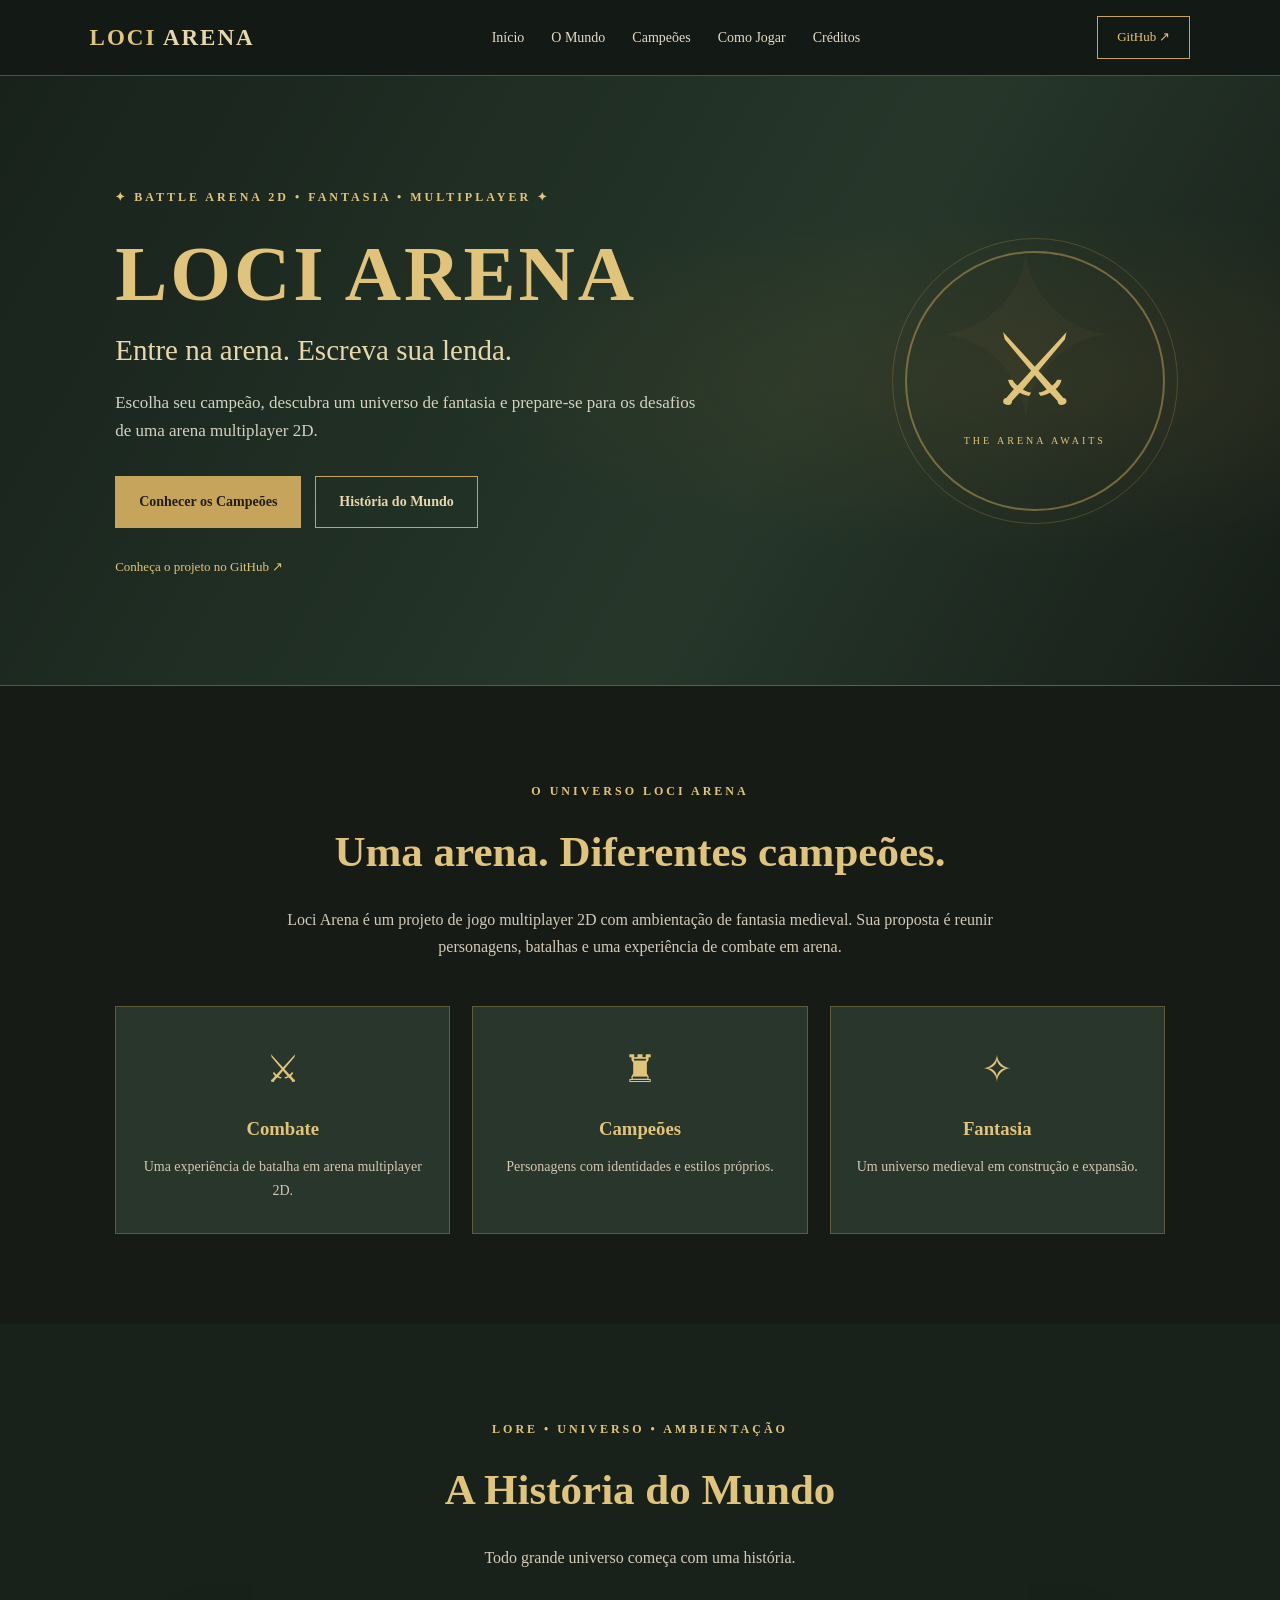
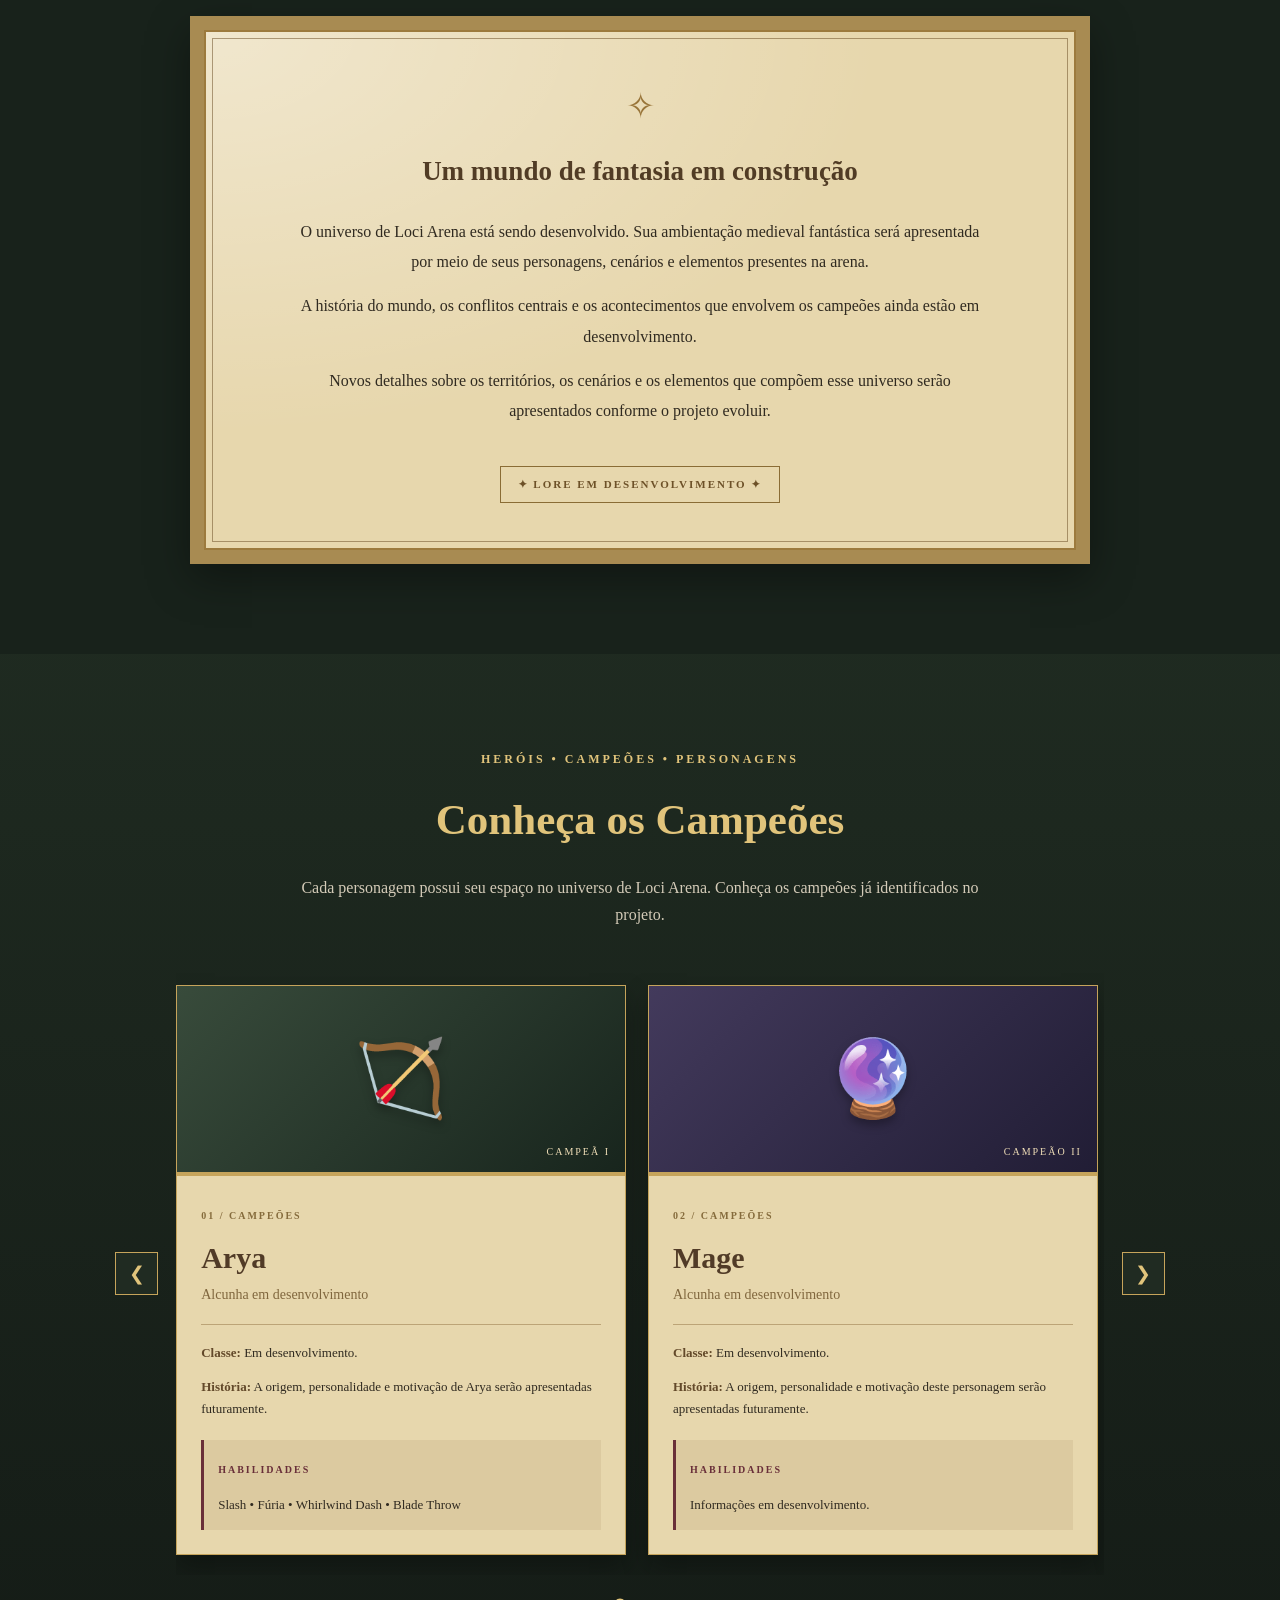
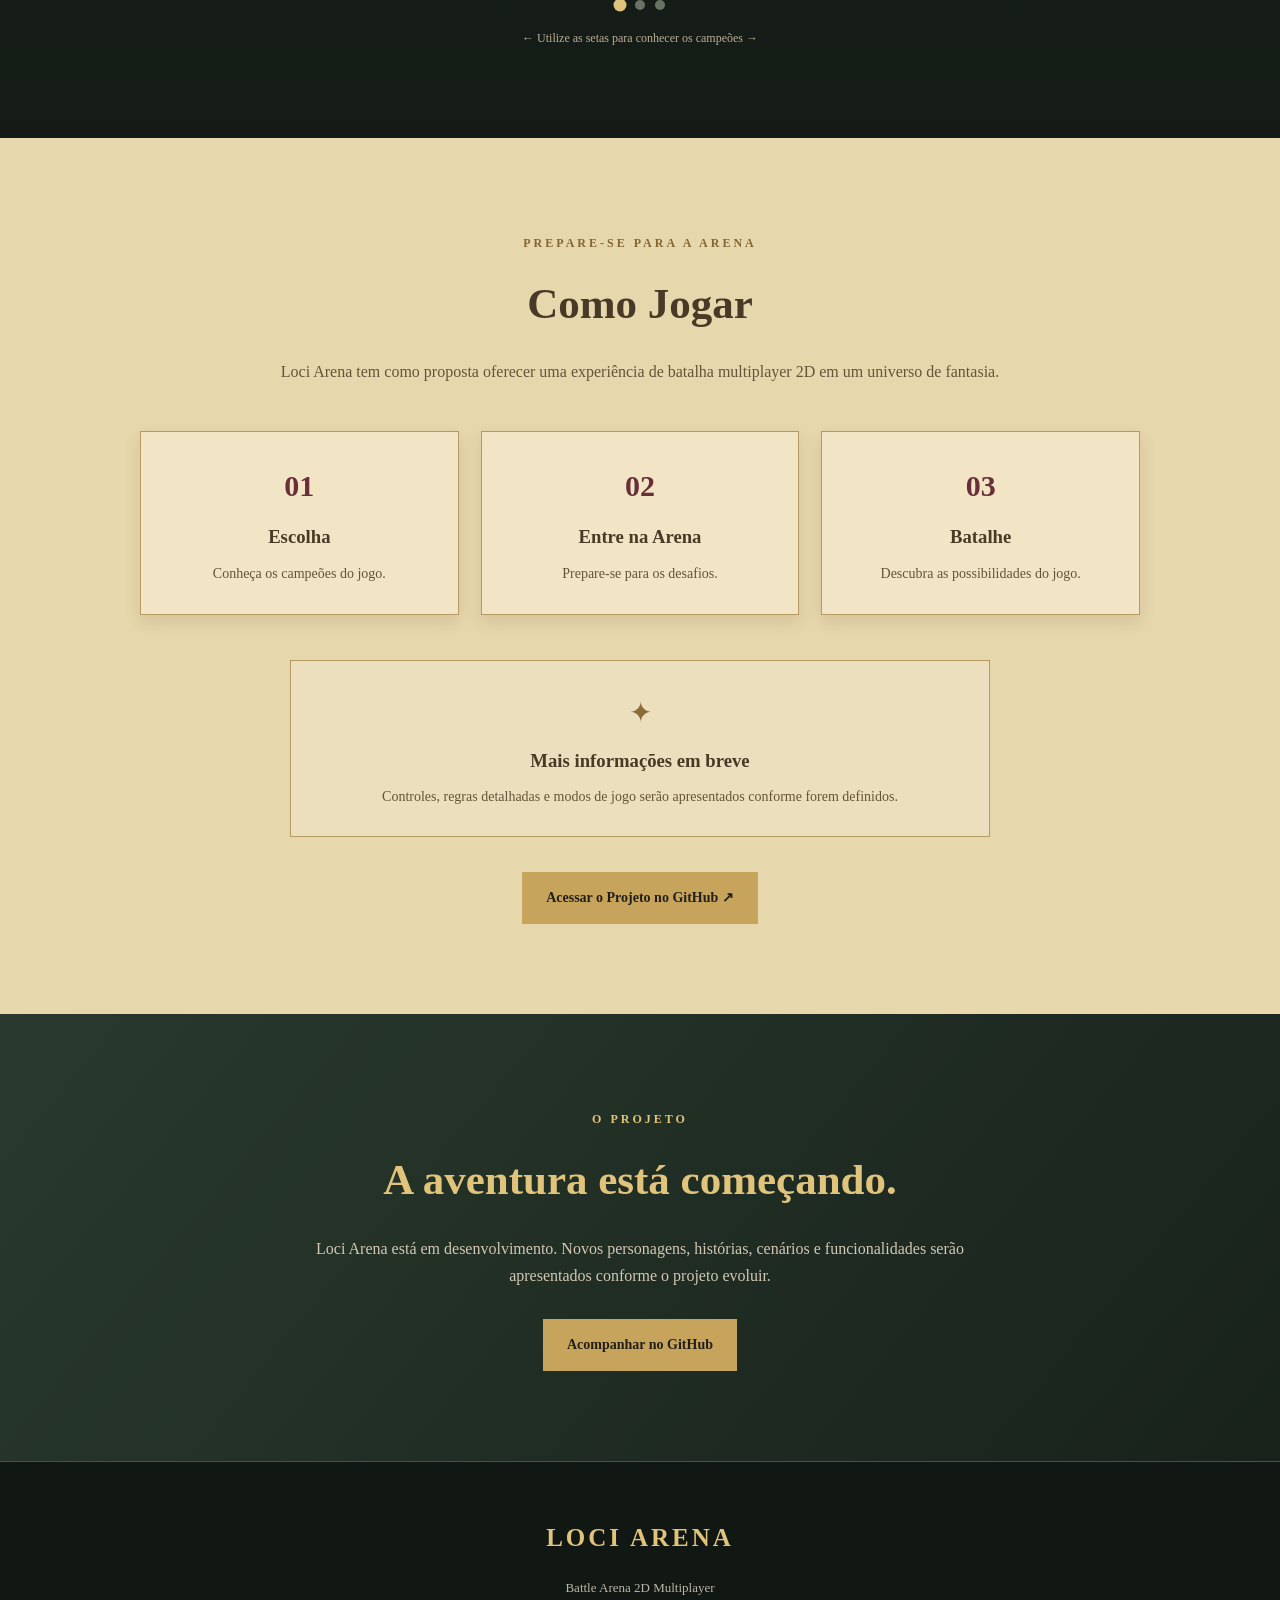
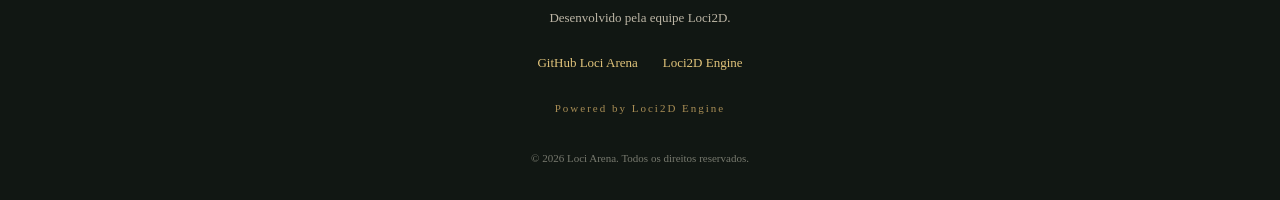
<file: index.html>
<!DOCTYPE html>
<html lang="pt-BR">

<head>
    <meta charset="UTF-8">
    <meta name="viewport" content="width=device-width, initial-scale=1.0">
    <meta name="description" content="Loci Arena — Battle Arena 2D Multiplayer em um universo de fantasia medieval.">

    <title>Loci Arena | Entre na Arena</title>

    <link rel="stylesheet" href="style.css">
</head>

<body>

    <!-- NAVBAR -->
    <header class="navbar">

        <a href="#inicio" class="logo">LOCI <span>ARENA</span></a>

        <nav>
            <a href="#inicio">Início</a>
            <a href="#mundo">O Mundo</a>
            <a href="#personagens">Campeões</a>
            <a href="#como-jogar">Como Jogar</a>
            <a href="#creditos">Créditos</a>
        </nav>

        <a href="https://github.com/Loci2D/loci-arena"
           class="github-button" target="_blank" rel="noopener noreferrer">
            GitHub ↗
        </a>

    </header>


    <main>

        <!-- HERO -->
        <section class="hero" id="inicio">

            <div class="hero-content">

                <span class="hero-tag">
                    ✦ BATTLE ARENA 2D • FANTASIA • MULTIPLAYER ✦
                </span>

                <h1>
                    LOCI ARENA
                    <span>Entre na arena. Escreva sua lenda.</span>
                </h1>

                <p>
                    Escolha seu campeão, descubra um universo de fantasia
                    e prepare-se para os desafios de uma arena multiplayer 2D.
                </p>

                <div class="hero-buttons">

                    <a href="#personagens" class="primary-button">
                        Conhecer os Campeões
                    </a>

                    <a href="#mundo" class="secondary-button">
                        História do Mundo
                    </a>

                </div>

                <a class="github-link"
                   href="https://github.com/Loci2D/loci-arena"
                   target="_blank" rel="noopener noreferrer">
                    Conheça o projeto no GitHub ↗
                </a>

            </div>

            <div class="hero-decoration">
                <div class="hero-emblem">⚔</div>
                <span>THE ARENA AWAITS</span>
            </div>

        </section>


        <!-- APRESENTAÇÃO -->
        <section class="intro section" id="sobre">

            <span class="section-tag">O UNIVERSO LOCI ARENA</span>

            <h2>Uma arena. Diferentes campeões.</h2>

            <p class="section-description">
                Loci Arena é um projeto de jogo multiplayer 2D com
                ambientação de fantasia medieval. Sua proposta é reunir
                personagens, batalhas e uma experiência de combate em arena.
            </p>

            <div class="feature-grid">

                <article class="feature-card">
                    <span class="feature-icon">⚔</span>
                    <h3>Combate</h3>
                    <p>Uma experiência de batalha em arena multiplayer 2D.</p>
                </article>

                <article class="feature-card">
                    <span class="feature-icon">♜</span>
                    <h3>Campeões</h3>
                    <p>Personagens com identidades e estilos próprios.</p>
                </article>

                <article class="feature-card">
                    <span class="feature-icon">✧</span>
                    <h3>Fantasia</h3>
                    <p>Um universo medieval em construção e expansão.</p>
                </article>

            </div>

        </section>


        <!-- HISTÓRIA DO MUNDO -->
        <section class="world-section section" id="mundo">

            <span class="section-tag">LORE • UNIVERSO • AMBIENTAÇÃO</span>

            <h2>A História do Mundo</h2>

            <p class="section-description">
                Todo grande universo começa com uma história.
            </p>

            <div class="parchment-panel">

                <div class="parchment-inner">

                    <span class="parchment-symbol">✧</span>

                    <h3>Um mundo de fantasia em construção</h3>

                    <p>
                        O universo de Loci Arena está sendo desenvolvido.
                        Sua ambientação medieval fantástica será apresentada
                        por meio de seus personagens, cenários e elementos
                        presentes na arena.
                    </p>

                    <p>
                        A história do mundo, os conflitos centrais e os
                        acontecimentos que envolvem os campeões ainda
                        estão em desenvolvimento.
                    </p>

                    <p>
                        Novos detalhes sobre os territórios, os cenários
                        e os elementos que compõem esse universo serão
                        apresentados conforme o projeto evoluir.
                    </p>

                    <span class="development-label">
                        ✦ LORE EM DESENVOLVIMENTO ✦
                    </span>

                </div>

            </div>

        </section>


        <!-- PERSONAGENS -->
        <section class="characters-section section" id="personagens">

            <span class="section-tag">HERÓIS • CAMPEÕES • PERSONAGENS</span>

            <h2>Conheça os Campeões</h2>

            <p class="section-description">
                Cada personagem possui seu espaço no universo de Loci Arena.
                Conheça os campeões já identificados no projeto.
            </p>

            <div class="carousel-container">

                <button class="carousel-nav-btn prev"
                        id="championPrevBtn"
                        aria-label="Campeão anterior">
                    &#10094;
                </button>

                <div class="carousel-track" id="championTrack">

                    <!-- PERSONAGEM 1: ARYA -->
                    <!-- Duplique este article para adicionar novos campeões. -->

                    <article class="champion-card">

                        <div class="champion-art arya-art">
                            <span>🏹</span>
                            <small>CAMPEÃ I</small>
                        </div>

                        <div class="champion-info">

                            <span class="character-number">01 / CAMPEÕES</span>

                            <h3>Arya</h3>

                            <h4>Alcunha em desenvolvimento</h4>

                            <div class="character-divider"></div>

                            <p>
                                <strong>Classe:</strong>
                                Em desenvolvimento.
                            </p>

                            <p>
                                <strong>História:</strong>
                                A origem, personalidade e motivação de Arya
                                serão apresentadas futuramente.
                            </p>

                            <div class="skills-box">
                                <strong>HABILIDADES</strong>
                                <p>Slash • Fúria • Whirlwind Dash • Blade Throw</p>
                            </div>

                        </div>

                    </article>


                    <!-- PERSONAGEM 2: MAGE -->

                    <article class="champion-card">

                        <div class="champion-art mage-art">
                            <span>🔮</span>
                            <small>CAMPEÃO II</small>
                        </div>

                        <div class="champion-info">

                            <span class="character-number">02 / CAMPEÕES</span>

                            <h3>Mage</h3>

                            <h4>Alcunha em desenvolvimento</h4>

                            <div class="character-divider"></div>

                            <p>
                                <strong>Classe:</strong>
                                Em desenvolvimento.
                            </p>

                            <p>
                                <strong>História:</strong>
                                A origem, personalidade e motivação deste
                                personagem serão apresentadas futuramente.
                            </p>

                            <div class="skills-box">
                                <strong>HABILIDADES</strong>
                                <p>Informações em desenvolvimento.</p>
                            </div>

                        </div>

                    </article>


                    <!-- PERSONAGEM 3: WARRIOR -->

                    <article class="champion-card">

                        <div class="champion-art warrior-art">
                            <span>⚔️</span>
                            <small>CAMPEÃO III</small>
                        </div>

                        <div class="champion-info">

                            <span class="character-number">03 / CAMPEÕES</span>

                            <h3>Warrior</h3>

                            <h4>Alcunha em desenvolvimento</h4>

                            <div class="character-divider"></div>

                            <p>
                                <strong>Classe:</strong>
                                Em desenvolvimento.
                            </p>

                            <p>
                                <strong>História:</strong>
                                A origem, personalidade e motivação deste
                                personagem serão apresentadas futuramente.
                            </p>

                            <div class="skills-box">
                                <strong>HABILIDADES</strong>
                                <p>Informações em desenvolvimento.</p>
                            </div>

                        </div>

                    </article>

                </div>

                <button class="carousel-nav-btn next"
                        id="championNextBtn"
                        aria-label="Próximo campeão">
                    &#10095;
                </button>

            </div>

            <div class="carousel-indicators" id="championIndicators"></div>

            <p class="carousel-hint">
                ← Utilize as setas para conhecer os campeões →
            </p>

        </section>


        <!-- COMO JOGAR -->
        <section class="how-section section" id="como-jogar">

            <span class="section-tag">PREPARE-SE PARA A ARENA</span>

            <h2>Como Jogar</h2>

            <p class="section-description">
                Loci Arena tem como proposta oferecer uma experiência
                de batalha multiplayer 2D em um universo de fantasia.
            </p>

            <div class="steps-grid">

                <article class="step-card">
                    <span>01</span>
                    <h3>Escolha</h3>
                    <p>Conheça os campeões do jogo.</p>
                </article>

                <article class="step-card">
                    <span>02</span>
                    <h3>Entre na Arena</h3>
                    <p>Prepare-se para os desafios.</p>
                </article>

                <article class="step-card">
                    <span>03</span>
                    <h3>Batalhe</h3>
                    <p>Descubra as possibilidades do jogo.</p>
                </article>

            </div>

            <div class="coming-soon">
                <span>✦</span>
                <h3>Mais informações em breve</h3>
                <p>
                    Controles, regras detalhadas e modos de jogo serão
                    apresentados conforme forem definidos.
                </p>
            </div>

            <a href="https://github.com/Loci2D/loci-arena"
               class="primary-button"
               target="_blank" rel="noopener noreferrer">
                Acessar o Projeto no GitHub ↗
            </a>

        </section>


        <!-- DESENVOLVIMENTO -->
        <section class="development-section section">

            <span class="section-tag">O PROJETO</span>

            <h2>A aventura está começando.</h2>

            <p>
                Loci Arena está em desenvolvimento.
                Novos personagens, histórias, cenários e funcionalidades
                serão apresentados conforme o projeto evoluir.
            </p>

            <a href="https://github.com/Loci2D/loci-arena"
               class="primary-button"
               target="_blank" rel="noopener noreferrer">
                Acompanhar no GitHub
            </a>

        </section>

    </main>


    <!-- FOOTER -->
    <footer id="creditos">

        <a href="#inicio" class="footer-logo">LOCI ARENA</a>

        <p>Battle Arena 2D Multiplayer</p>

        <p>Desenvolvido pela equipe Loci2D.</p>

        <div class="footer-links">

            <a href="https://github.com/Loci2D/loci-arena"
               target="_blank" rel="noopener noreferrer">
                GitHub Loci Arena
            </a>

            <a href="https://github.com/Loci2D/loci2d"
               target="_blank" rel="noopener noreferrer">
                Loci2D Engine
            </a>

        </div>

        <p class="powered">Powered by Loci2D Engine</p>

        <small>© 2026 Loci Arena. Todos os direitos reservados.</small>

    </footer>


    <script src="script.js"></script>

</body>
</html>
</file>
<file: style.css>
/* ==========================================
   LOCI ARENA
   Medieval / Fantasy
   Pergaminho + Floresta + Ouro + Vinho
========================================== */


/* RESET */

* {
    margin: 0;
    padding: 0;
    box-sizing: border-box;
}

html {
    scroll-behavior: smooth;
}

body {
    background: #171b16;
    color: #e9dfc7;
    font-family: Georgia, "Times New Roman", serif;
    line-height: 1.7;
}

a {
    color: inherit;
    text-decoration: none;
}

button {
    font-family: inherit;
}


/* VARIÁVEIS */

:root {
    --forest: #202b22;
    --forest-dark: #141a16;
    --forest-light: #344637;
    --parchment: #e7d7ad;
    --parchment-light: #f2e8cd;
    --gold: #c6a45b;
    --gold-light: #e1c47b;
    --wine: #692f39;
    --wine-dark: #48232b;
    --text-dark: #302a20;
    --text-light: #e9dfc7;
}


/* NAVBAR */

.navbar {
    width: 100%;
    min-height: 76px;
    padding: 15px 7%;
    display: flex;
    justify-content: space-between;
    align-items: center;
    gap: 25px;
    background: rgba(20, 26, 22, 0.97);
    border-bottom: 1px solid rgba(198, 164, 91, 0.4);
    position: sticky;
    top: 0;
    z-index: 1000;
}

.logo {
    color: var(--gold-light);
    font-size: 23px;
    font-weight: bold;
    letter-spacing: 2px;
    white-space: nowrap;
}

.logo span {
    color: var(--parchment);
}

.navbar nav {
    display: flex;
    align-items: center;
    gap: 27px;
}

.navbar nav a {
    color: #e4dbc6;
    font-size: 14px;
    transition: 0.3s;
}

.navbar nav a:hover {
    color: var(--gold-light);
}

.github-button {
    border: 1px solid var(--gold);
    padding: 9px 19px;
    color: var(--gold-light);
    font-size: 13px;
    transition: 0.3s;
    white-space: nowrap;
}

.github-button:hover {
    background: var(--gold);
    color: var(--forest-dark);
}


/* HERO */

.hero {
    min-height: 610px;
    padding: 100px 9%;
    display: flex;
    align-items: center;
    justify-content: space-between;
    gap: 50px;
    position: relative;
    overflow: hidden;
    background:
        radial-gradient(ellipse at 80% 50%, rgba(91, 75, 39, 0.28), transparent 40%),
        linear-gradient(120deg, #18221b, #26372a 60%, #171d18);
    border-bottom: 1px solid rgba(198, 164, 91, 0.4);
}

.hero::before {
    content: "✦";
    position: absolute;
    right: 12%;
    top: 10%;
    font-size: 240px;
    color: rgba(198, 164, 91, 0.045);
}

.hero-content {
    max-width: 720px;
    position: relative;
    z-index: 2;
}

.hero-tag,
.section-tag {
    color: var(--gold-light);
    font-size: 12px;
    letter-spacing: 3px;
    font-weight: bold;
}

.hero h1 {
    font-size: clamp(45px, 7vw, 78px);
    line-height: 1.1;
    color: var(--gold-light);
    margin: 22px 0;
    letter-spacing: 3px;
}

.hero h1 span {
    display: block;
    font-size: clamp(20px, 3vw, 29px);
    color: var(--parchment);
    font-weight: normal;
    letter-spacing: 0;
    margin-top: 18px;
}

.hero-content > p {
    max-width: 600px;
    color: #d5d1c3;
    font-size: 17px;
    margin-bottom: 30px;
}

.hero-buttons {
    display: flex;
    flex-wrap: wrap;
    gap: 14px;
    margin-bottom: 16px;
}

.primary-button,
.secondary-button {
    display: inline-block;
    padding: 13px 23px;
    font-size: 14px;
    font-weight: bold;
    transition: 0.3s;
    text-align: center;
}

.primary-button {
    background: var(--gold);
    color: #211f18;
    border: 1px solid var(--gold);
}

.primary-button:hover {
    background: var(--gold-light);
    transform: translateY(-3px);
}

.secondary-button {
    color: var(--parchment);
    border: 1px solid var(--gold);
}

.secondary-button:hover {
    background: rgba(198, 164, 91, 0.15);
    transform: translateY(-3px);
}

.github-link {
    display: inline-block;
    margin-top: 12px;
    color: var(--gold-light);
    font-size: 13px;
}

.github-link:hover {
    text-decoration: underline;
}

.hero-decoration {
    width: 260px;
    min-width: 200px;
    height: 260px;
    border: 2px solid rgba(198, 164, 91, 0.5);
    outline: 1px solid rgba(198, 164, 91, 0.25);
    outline-offset: 12px;
    border-radius: 50%;
    display: flex;
    flex-direction: column;
    align-items: center;
    justify-content: center;
    color: var(--gold-light);
    position: relative;
    z-index: 1;
}

.hero-emblem {
    font-size: 100px;
    line-height: 1.2;
}

.hero-decoration span {
    font-size: 10px;
    letter-spacing: 3px;
}


/* SEÇÕES GERAIS */

.section,
.why {
    padding: 90px 9%;
    text-align: center;
}

.section h2,
.why h2 {
    color: var(--gold-light);
    font-size: clamp(29px, 4vw, 43px);
    margin: 12px 0 18px;
}

.section-description {
    max-width: 720px;
    margin: 0 auto 42px;
    color: #d4cbb8;
    font-size: 16px;
}

.why {
    background: #202a21;
}

.why > p {
    max-width: 760px;
    margin: 15px auto;
    color: #d4cbb8;
}


/* CARDS DE APRESENTAÇÃO */

.feature-grid {
    display: grid;
    grid-template-columns: repeat(3, 1fr);
    gap: 22px;
    max-width: 1050px;
    margin: 45px auto 0;
}

.feature-card {
    padding: 30px 22px;
    background: #29362b;
    border: 1px solid rgba(198, 164, 91, 0.35);
    transition: 0.3s;
}

.feature-card:hover {
    transform: translateY(-6px);
    border-color: var(--gold);
}

.feature-icon {
    display: block;
    font-size: 38px;
    color: var(--gold-light);
    margin-bottom: 12px;
}

.feature-card h3 {
    color: var(--gold-light);
    margin-bottom: 10px;
}

.feature-card p {
    color: #d2c8b4;
    font-size: 14px;
}


/* HISTÓRIA DO MUNDO */

.world-section {
    background: #18221b;
}

.parchment-panel {
    max-width: 900px;
    margin: 45px auto 0;
    padding: 14px;
    background: #a88b52;
    box-shadow: 0 15px 40px rgba(0, 0, 0, 0.35);
}

.parchment-inner {
    padding: 45px 55px;
    background:
        radial-gradient(ellipse at top left, rgba(255,255,255,0.4), transparent 55%),
        #e7d7ad;
    border: 2px solid #9c7a3d;
    outline: 1px solid rgba(103, 73, 33, 0.5);
    outline-offset: -9px;
    color: var(--text-dark);
}

.parchment-symbol {
    display: block;
    font-size: 35px;
    color: #987438;
}

.parchment-inner h3 {
    font-size: 27px;
    margin: 12px 0 22px;
    color: #513c25;
}

.parchment-inner p {
    max-width: 680px;
    margin: 14px auto;
    font-size: 16px;
    line-height: 1.9;
}

.development-label {
    display: inline-block;
    margin-top: 25px;
    padding: 8px 17px;
    border: 1px solid #8a6c35;
    color: #6d5128;
    font-size: 11px;
    font-weight: bold;
    letter-spacing: 2px;
}


/* PERSONAGENS */

.characters-section {
    background:
        linear-gradient(rgba(31, 43, 33, 0.96), rgba(20, 27, 22, 0.98));
}

.carousel-container {
    max-width: 1100px;
    margin: 45px auto 0;
    display: flex;
    align-items: center;
    gap: 18px;
}

.carousel-track {
    display: flex;
    flex: 1;
    gap: 22px;
    overflow-x: auto;
    scroll-behavior: smooth;
    scroll-snap-type: x mandatory;
    scrollbar-width: none;
    padding: 12px 3px 20px;
}

.carousel-track::-webkit-scrollbar {
    display: none;
}

.champion-card {
    flex: 0 0 calc(50% - 11px);
    min-width: 0;
    overflow: hidden;
    scroll-snap-align: start;
    background: #e7d7ad;
    color: var(--text-dark);
    border: 1px solid var(--gold);
    box-shadow: 0 12px 25px rgba(0, 0, 0, 0.3);
    text-align: left;
    transition: 0.3s;
}

.champion-card:hover {
    transform: translateY(-5px);
}

.champion-art {
    min-height: 190px;
    display: flex;
    flex-direction: column;
    align-items: center;
    justify-content: center;
    position: relative;
    border-bottom: 4px solid var(--gold);
}

.champion-art span {
    font-size: 75px;
    filter: drop-shadow(0 5px 5px rgba(0,0,0,0.3));
}

.champion-art small {
    position: absolute;
    bottom: 12px;
    right: 15px;
    font-size: 10px;
    letter-spacing: 2px;
    color: #f1dfb8;
}

.arya-art {
    background: linear-gradient(135deg, #384b3b, #18251d);
}

.mage-art {
    background: linear-gradient(135deg, #433a5c, #211d35);
}

.warrior-art {
    background: linear-gradient(135deg, #633d36, #2b1d1b);
}

.champion-info {
    padding: 24px;
}

.character-number {
    font-size: 10px;
    color: #856b3c;
    letter-spacing: 2px;
    font-weight: bold;
}

.champion-info h3 {
    color: #513b27;
    font-size: 30px;
    margin-top: 5px;
}

.champion-info h4 {
    color: #80673e;
    font-size: 14px;
    font-weight: normal;
}

.character-divider {
    height: 1px;
    background: #bca477;
    margin: 17px 0;
}

.champion-info p {
    font-size: 13px;
    line-height: 1.7;
    margin: 12px 0;
}

.champion-info strong {
    color: #63492a;
}

.skills-box {
    margin-top: 20px;
    padding: 14px;
    background: rgba(123, 94, 48, 0.1);
    border-left: 3px solid var(--wine);
}

.skills-box > strong {
    font-size: 10px;
    letter-spacing: 2px;
    color: var(--wine);
}

.skills-box p {
    margin-bottom: 0;
}

.carousel-nav-btn {
    width: 43px;
    height: 43px;
    flex-shrink: 0;
    border: 1px solid var(--gold);
    background: var(--forest);
    color: var(--gold-light);
    font-size: 19px;
    cursor: pointer;
    transition: 0.3s;
}

.carousel-nav-btn:hover {
    background: var(--gold);
    color: var(--forest-dark);
}

.carousel-indicators {
    display: flex;
    justify-content: center;
    gap: 10px;
    margin-top: 25px;
}

.carousel-dot {
    width: 10px;
    height: 10px;
    border: none;
    border-radius: 50%;
    background: #697363;
    cursor: pointer;
    transition: 0.3s;
}

.carousel-dot.active {
    background: var(--gold-light);
    transform: scale(1.3);
}

.carousel-hint {
    margin-top: 18px;
    color: #b9ae96;
    font-size: 12px;
}


/* COMO JOGAR */

.how-section {
    background: #e7d7ad;
    color: var(--text-dark);
}

.how-section .section-tag {
    color: #846632;
}

.how-section h2 {
    color: #493a27;
}

.how-section .section-description {
    color: #65543a;
}

.steps-grid {
    max-width: 1000px;
    margin: 45px auto;
    display: grid;
    grid-template-columns: repeat(3, 1fr);
    gap: 22px;
}

.step-card {
    padding: 28px 20px;
    background: #f1e5c6;
    border: 1px solid #b69a62;
    box-shadow: 0 7px 15px rgba(69, 50, 25, 0.12);
}

.step-card > span {
    color: var(--wine);
    font-size: 30px;
    font-weight: bold;
}

.step-card h3 {
    color: #493a27;
    margin: 10px 0;
}

.step-card p {
    font-size: 14px;
    color: #65543a;
}

.coming-soon {
    max-width: 700px;
    margin: 35px auto;
    padding: 28px;
    border: 1px solid #b69a62;
    background: rgba(255, 255, 255, 0.2);
}

.coming-soon > span {
    font-size: 28px;
    color: #8b6b36;
}

.coming-soon h3 {
    color: #493a27;
    margin: 8px 0;
}

.coming-soon p {
    color: #65543a;
    font-size: 14px;
}


/* DESENVOLVIMENTO */

.development-section {
    background: linear-gradient(130deg, #29392d, #18221b);
}

.development-section h2 {
    color: var(--gold-light);
}

.development-section > p {
    max-width: 650px;
    margin: 0 auto 30px;
    color: #d2c8b4;
}


/* FOOTER */

footer {
    padding: 55px 20px 30px;
    text-align: center;
    background: #111713;
    border-top: 1px solid rgba(198, 164, 91, 0.4);
}

.footer-logo {
    display: inline-block;
    color: var(--gold-light);
    font-size: 25px;
    font-weight: bold;
    letter-spacing: 3px;
    margin-bottom: 10px;
}

footer p {
    color: #bcb5a5;
    font-size: 13px;
    margin: 8px 0;
}

.footer-links {
    display: flex;
    justify-content: center;
    flex-wrap: wrap;
    gap: 25px;
    margin: 23px 0;
}

.footer-links a {
    color: var(--gold-light);
    font-size: 13px;
}

.footer-links a:hover {
    text-decoration: underline;
}

footer .powered {
    color: #a88d55;
    font-size: 11px;
    letter-spacing: 2px;
    margin: 25px 0;
}

footer small {
    color: #77796e;
    font-size: 11px;
}


/* RESPONSIVIDADE */

@media (max-width: 950px) {

    .navbar {
        flex-wrap: wrap;
        justify-content: center;
    }

    .navbar nav {
        order: 3;
        width: 100%;
        justify-content: center;
        flex-wrap: wrap;
        gap: 15px;
    }

    .hero {
        padding: 80px 6%;
    }

    .hero-decoration {
        width: 190px;
        height: 190px;
    }

    .hero-emblem {
        font-size: 75px;
    }

    .champion-card {
        flex-basis: 75%;
    }

}

@media (max-width: 650px) {

    .navbar {
        padding: 15px 5%;
    }

    .navbar nav {
        gap: 10px 16px;
    }

    .navbar nav a {
        font-size: 12px;
    }

    .github-button {
        padding: 7px 12px;
    }

    .hero {
        min-height: auto;
        padding: 80px 7%;
    }

    .hero-decoration {
        display: none;
    }

    .hero h1 {
        font-size: 45px;
    }

    .hero-content > p {
        font-size: 15px;
    }

    .hero-buttons {
        flex-direction: column;
        align-items: stretch;
    }

    .section,
    .why {
        padding: 65px 6%;
    }

    .feature-grid,
    .steps-grid {
        grid-template-columns: 1fr;
    }

    .parchment-panel {
        padding: 8px;
    }

    .parchment-inner {
        padding: 35px 22px;
    }

    .parchment-inner h3 {
        font-size: 23px;
    }

    .parchment-inner p {
        font-size: 14px;
    }

    .carousel-container {
        gap: 7px;
    }

    .carousel-nav-btn {
        width: 32px;
        height: 38px;
        font-size: 15px;
    }

    .champion-card {
        flex-basis: 100%;
    }

    .champion-art {
        min-height: 150px;
    }

    .champion-info {
        padding: 19px;
    }

    .champion-info h3 {
        font-size: 26px;
    }

    .footer-links {
        gap: 12px;
        flex-direction: column;
    }

}
</file>
